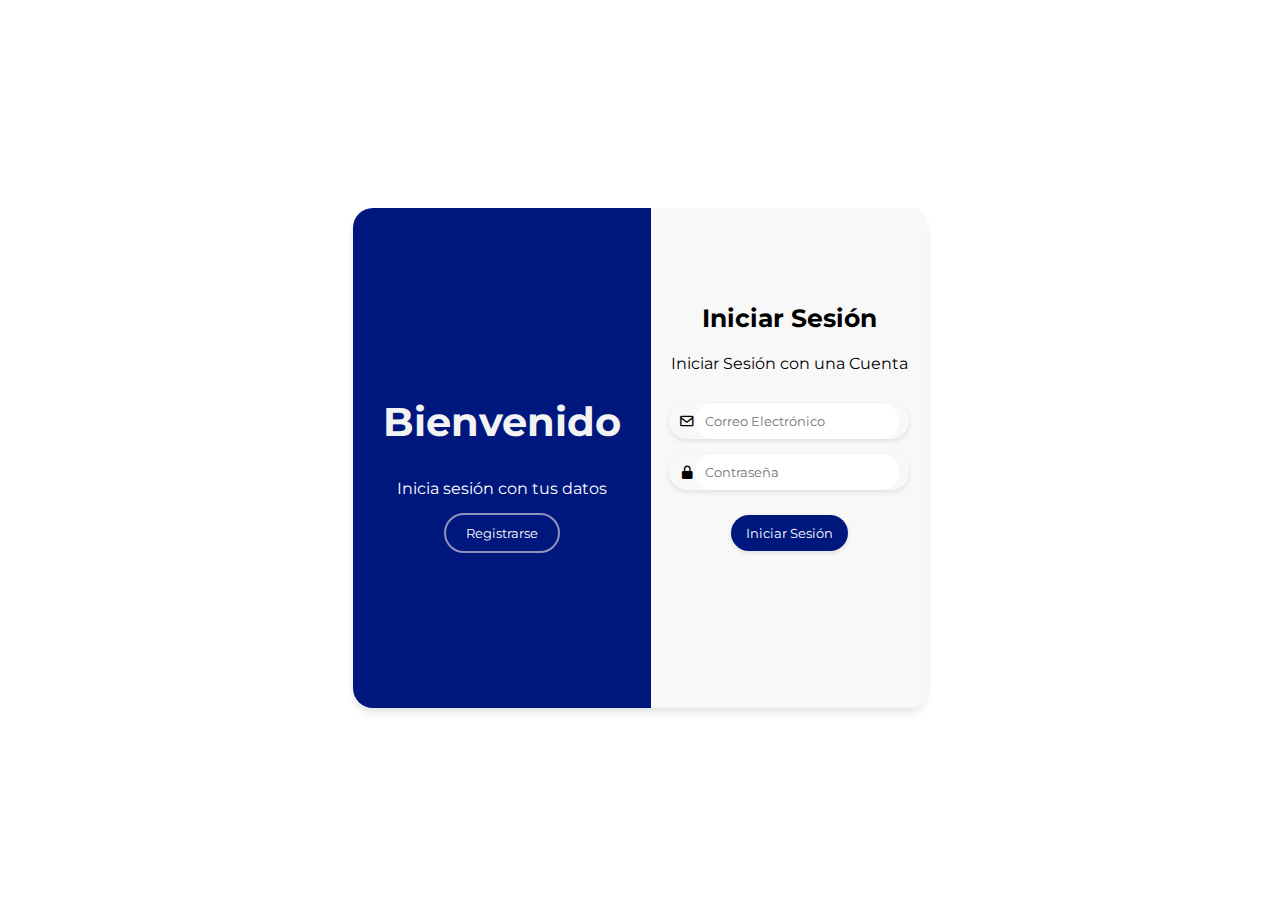
<file: proyecto final/index.html>
<!DOCTYPE html>
<html lang="en">
<head>
    <meta charset="UTF-8">
    <meta name="viewport" content="width=device-width, initial-scale=1.0">
    <link rel="preconnect" href="https://fonts.googleapis.com">
    <link rel="preconnect" href="https://fonts.gstatic.com" crossorigin>
    <link href="https://fonts.googleapis.com/css2?family=Montserrat:wght@300;400;500;600;700&family=Noto+Serif:ital,wght@0,400;0,700;1,400&display=swap" rel="stylesheet">
    <link href='https://unpkg.com/boxicons@2.1.4/css/boxicons.min.css' rel='stylesheet'>
    <link rel="stylesheet" href="style.css">
    
    <title>Logins</title>
</head>
<body>
  <div class="container-form register">
        <div class="information">
            <div class="info-childs">
                <h2>Bienvenido</h2>
                <p>Inicia sesión con tus datos</p>
                <input type="button" value="Registrarse" id="sign-in">
            </div>
        </div>
        <div class="form-information">
            <div class="form-information-childs">

                <h2>Iniciar Sesión</h2>
            </div>
            <p class="ingreso">Iniciar Sesión con una Cuenta</p>
            <form class="form" id="login-form">
                
                <label>
                    <i class='bx bx-envelope'>
                        </i>
                    <input type="email" placeholder="Correo Electrónico" id="login-email" required>
                </label>
                <label>
                    <i class='bx bxs-lock-alt'>
                    </i>
                    <input type="password" placeholder="Contraseña" id="login-password" required>
                </label>
                <input type="submit" value="Iniciar Sesión">
            </form>
        </div>
    </div>




    <div class="container-form login hide">
        <div class="information">
            <div class="info-childs">
                <h2>Bienvenido Nuevamente</h2>
                <p>Inicia sesión con tus datos</p>
                <input type="button" value="Iniciar Sesión">
            </div>
        </div>
        <div class="form-information">
            <div class="form-information-childs">
                <h2>Crear una nueva Cuenta</h2>
              
            <p class="ingreso">Puedes usar tu email para registrarte</p>
            <form class="form">
                <label>
                    <i class='bx bxs-user-circle'>
                        </i>
                    <input type="text" placeholder="Nombre Completo">
                </label>
                <label>
                    <i class='bx bx-envelope'>
                        </i>
                    <input type="email" placeholder="Correo Electrónico" r>
                </label>
                <label>
                    <i class='bx bxs-lock-alt'>
                    </i>
                    <input type="password" placeholder="Contraseña">
                </label>
                <input type="submit" value="Registrarse" id="sign-up">
            </form>
        </div>
    </div>

<script src="login.js"></script>
  
</body>
</html>
</file>
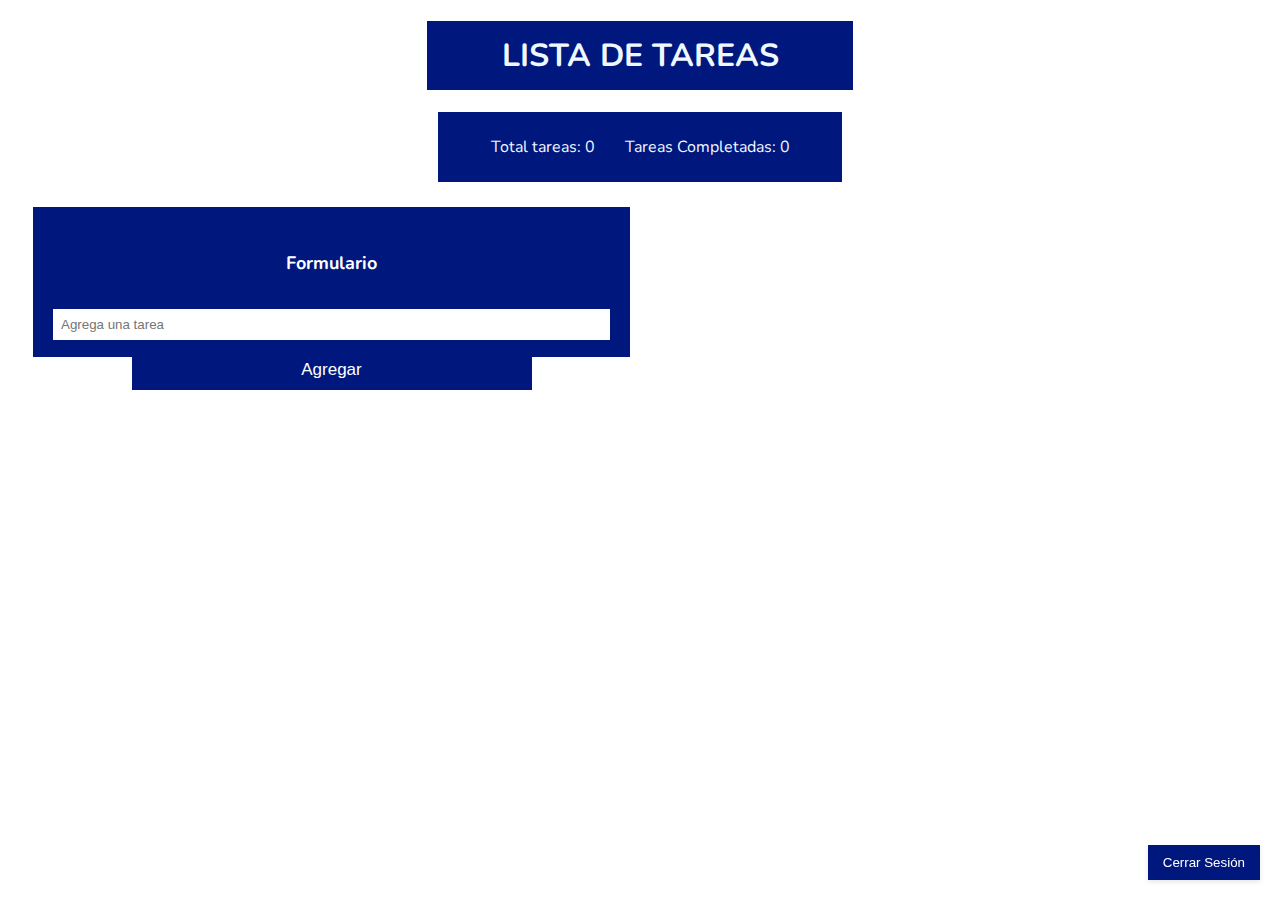
<file: proyecto final/TodoList.html>
<!DOCTYPE html>
<html lang="es">

<head>
    <meta charset="UTF-8">
    <meta http-equiv="X-UA-Compatible" content="IE=edge">
    <meta name="viewport" content="width=device-width, initial-scale=1.0">
    <link rel="stylesheet" href="TodoList.css">
    <link rel="preconnect" href="https://fonts.googleapis.com">
    <link rel="preconnect" href="https://fonts.gstatic.com" crossorigin>
    <link href="https://fonts.googleapis.com/css2?family=Montserrat:wght@300;400;500;600;700&family=Noto+Serif:ital,wght@0,400;0,700;1,400&display=swap" rel="stylesheet">

    <link href="https://fonts.googleapis.com/css2?family=Nunito&display=swap" rel="stylesheet">
    
    <title>TODO List</title>
</head>
<html>
<body>

    <h1>LISTA DE TAREAS</h1>

    <div class="datos">
        <p id="total">Total tareas: 0</p>
        <p id="completadas">Tareas Completadas: 0</p>
    </div>

    <div class="contenedor">

        <form class="formulario" id="formulario">
            <h4>Formulario</h4>
            <input type="text" id="tarea" placeholder="Agrega una tarea">
            <input type="submit" value="Agregar">
        </form>

        <div class="tareas" id="tareas">

            <div class="item-tarea">
                <p>Tarea 1</p>
                <div class="botones">
                    <button class="eliminar" data-id="${item.id}">x</button>
                    <button class="completada" data-id="${item.id}">C</button>
                </div>
            </div>
        </div>
        <input type="submit" id="cerrarSesionBtn" value="Cerrar Sesión">


    </div>


    <script src="TodoList.js"></script>
</body>

</html>
</file>
<file: proyecto final/style.css>
* {
    
   
   
    font-family: 'Montserrat', sans-serif;
}

body {
    display: flex;
    align-items: center;
    justify-content: center;
    height: 100vh;
    background-image: url("https://th.bing.com/th/id/R.494c6b914a7842e7c0e18cb68d41255e?rik=XIx1d9wsadBD%2bw&riu=http%3a%2f%2fwww.trazaingenieria.cl%2fimg%2ffondo.png&ehk=x6boo%2fzVYP22ll%2fvVgoaIsgLkoDb%2bkwqiEGYVX5pwQo%3d&risl=&pid=ImgRaw&r=0");
    background-size: cover;
}

.container-form {
    display: flex;
    border-radius: 20px;
    box-shadow: 0 5px 7px rgba(0, 0, 0, 0.1);
    height: 500px;
    max-width: 900px;
    transition: all 1s ease;
    margin: 10px;
    
}

.information {

   /* width: 40%;*/
    display: flex;
    align-items: center;
    justify-content: center;
    text-align: center;
    background-color: #00177e;
    border-top-left-radius: 20px;
    border-bottom-left-radius: 20px;
}

.info-childs {
    width: 100%;
    padding: 0 30px;
}

.info-childs h2 {
    font-size: 2.5rem;
    color: #f3f3f3;
}

.info-childs p {
    margin: 15px 0;
    color: #ffffff;
}

.info-childs input {
    background-color: transparent;
    outline: none;
    border: solid 2px #9191bd;
    border-radius: 20px;
    padding: 10px 20px;
    color: #ffffff;
    cursor: pointer;
    transition: background-color .3s ease;
}

.info-childs input:hover {
    background-color: #9191bd;
    border: none;
    color: #ffffff;
    box-shadow: 0 2px 5px rgba(0, 0, 0, 0.1);
}

.form-information {
    padding: 0 18px;
    align-items: center;
    justify-content: center;
    width: 60%;
    text-align: center;
    
    background-color: #f8f8f8;
    border-top-right-radius: 15px;
    border-bottom-right-radius: 15px;
}

.form-information-childs {
    padding: 0 30px;
}

.form-information-childs h2 {
    color: #000000;
    font-size: 25px;
    margin-top: 95px; 
}



.form-information-childs p {
    color: #555;
}
.icons{
    margin: 15px 0;
}

.icons i {
    border-radius: 50%;
    padding: 15px;
    cursor: pointer;
    margin: 0 10px;
    color: #9191bd;
    border: solid thin #f7f7f7;
    transition: background-color 0.3s ease;
    box-shadow: 0 2px 5px rgba(0, 0, 0, 0.1);
    
}

.icons i:hover {
    background-color: #ffffff;
    color: #fff;
}

.form {
    margin: 30px 0 0 0;
}

.form label {
    display: flex;
    align-items: center;
    margin-bottom: 15px;
    border-radius: 20px;
    padding: 0 10px;
    color: #fff;
    box-shadow: 0 2px 5px rgba(0, 0, 0, 0.1);
}
.form label input{
    width: 100%;
    padding: 10px;
    background-color: #fff;
    border: none;
    outline: none;
    border-radius: 20px;
    color: #333;
}

.form label i {
    color: #000000;
    
}
.form input[type="submit"] {
    background-color: #00177e;
    color: #fff;
    border-radius: 20px;
    border: none;
    padding: 10px 15px;
    cursor: pointer;
    margin-top: 10px;
    box-shadow: 0 2px 5px rgba(0, 0, 0, 0.1); 

}
.form input[type="submit"]:hover {
    background-color: #7a7a9a;
}

.hide {
    position: absolute;
    transform: translateY(-300%);
}

/*Responsive */
/* Responsive */
@media screen and (max-width: 750px) {
    html {
        font-size: 12px;
    }
}

@media screen and (max-width: 580px) {
    html {
        font-size: 10px;
    
}

.container-form {
    height: auto;
    flex-direction: column;
}

.information {
    width: 100%;
    padding: 20px;
    border-top-left-radius: 20px;
    border-top-right-radius: 20px;
    border-bottom-left-radius: 0px;
    border-bottom-right-radius: 0;
}

.form-information {
    width: 100%;
    padding: 20px;
    border-bottom-left-radius: 15px;
    border-top-right-radius: 0;
}
}
</file>
<file: proyecto final/TodoList.css>
html {
    box-sizing: border-box;
}


body {
    font-family: 'Nunito', sans-serif;
    background-image: url("https://www.wallpapertip.com/wmimgs/135-1356005_website-backgrounds-wallpaper-fondos-de-pagina-web-azul.jpg");
}

h1 {
    text-align: center;
    text-transform: uppercase;
    padding: 13px;
    background-color: #00177e;
    color: aliceblue;
    width: 400px;
    justify-content: center;
    margin-left: auto;
    margin-right: auto;
    

}

h5 {
    text-align: center;
    font-size: 18px;
    padding: 30px;
    color: white;
}

.completa {
    text-decoration: line-through;
    color: rgb(0, 0, 0);
    font-size: 16px; 

}

/* DATOS */
.datos {
    background-color: #00177e;
    display: flex;
    justify-content: center;
    padding: 2px;
    gap: 10px;
    width: 400px;
    margin-left: auto;
    margin-right: auto;
}

.datos p {
    background-color: #00177e;
    color: aliceblue;
    padding: 6px 10px;
    border-radius: 5px;
    
}


/* CONTENEDOR */
.contenedor {
    display: grid;
    grid-template-columns: 1fr 1fr;
    margin: 15px;
}

.contenedor .formulario {
    padding: 20px;
    margin: 10px;
    text-align: center;
    display: flex;
    flex-direction: column;
    gap: 10px;
    background-color: #00177e;
    color: #fff;
    max-height: 110px;
    font-size: 18px; 
}

.contenedor .formulario input[type="text"] {
    border: none;
    padding: 8px;
}

.contenedor .formulario input[type="text"]:focus {
    outline: none;
    border-bottom: 5px solid #00177e;
}

.contenedor .formulario input[type="submit"] {
    border: none;
    padding: 10px;
    background-color: #00177e;
    color: #fff;
    cursor: pointer;
    font-size: 17px;
    width: 400px; 
    margin-left: auto;
    margin-right: auto;
}




/* TAREAS */
.contenedor .tareas {
    
    margin: 10px;
    
}

.contenedor .item-tarea {
    display: flex;
    justify-content: space-between;
    background-color: #f7f7f7;
    padding: 10px;
    margin: 10px 2px 5px;
    width: 400px;
}

.eliminar {
    border: none;
    background-color: rgb(255, 0, 0);
    color: #ffffff;
    border-radius: 5px;
    cursor: pointer;
    transition: transform ease 300ms;
    padding: 8px;
}


.eliminar:hover {
    transform: scale(1.3);
}

.completada {
    border: none;
    background-color: rgb(0, 207, 45);
    color: #ffffff;
    border-radius: 5px;
    cursor: pointer;
    transition: transform ease 300ms;
    padding: 8px;
}
#cerrarSesionBtn{
    background-color: #00177e;
    color: #fff;
    border-radius: 0px;
    border: none;
    padding: 10px 15px;
    cursor: pointer;
    margin-top: 10px;
    box-shadow: 0 2px 5px rgba(0, 0, 0, 0.1);
    position: fixed;
bottom: 20px;
right: 20px;
}

.completada:hover {
    transform: scale(1.3);
}


@media (max-width: 600px) {
    .contenedor {
        display: grid;
        grid-template-columns: 1fr;
        margin: 15px;
    }
}
</file>
